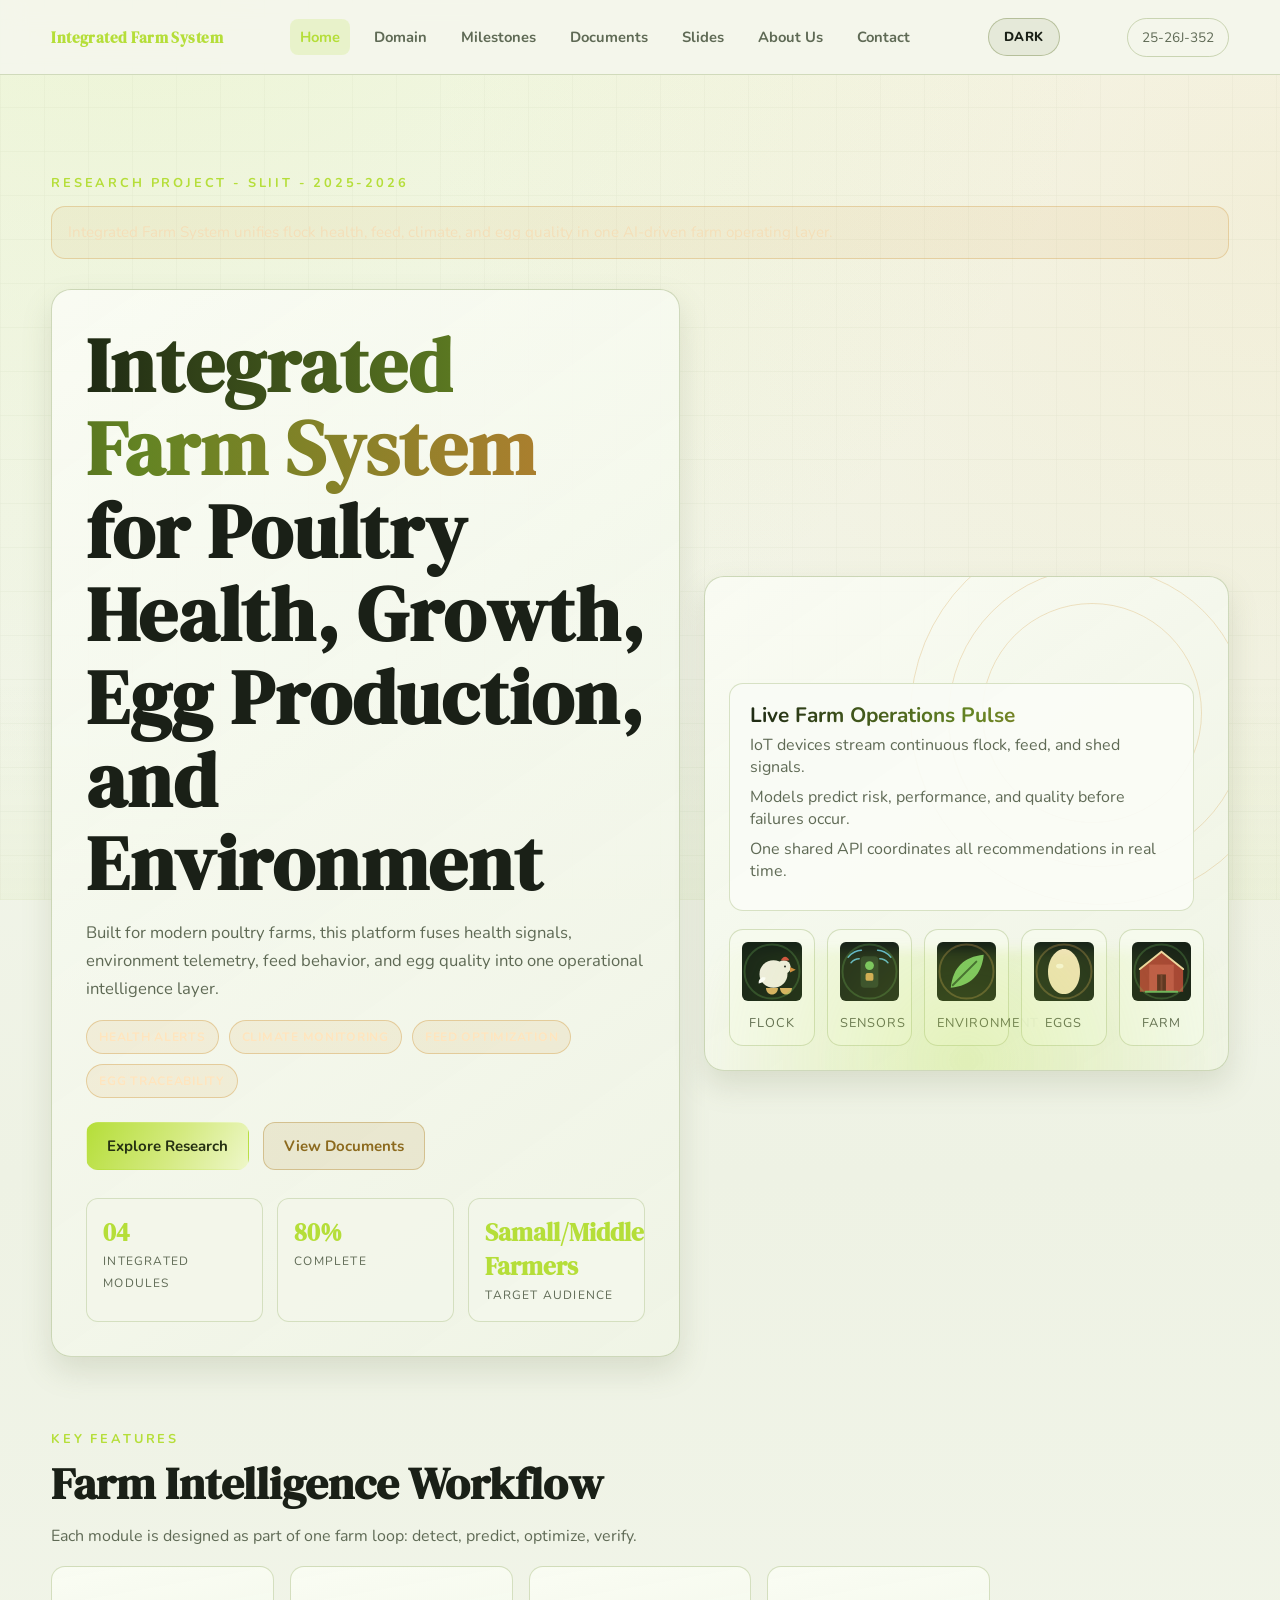
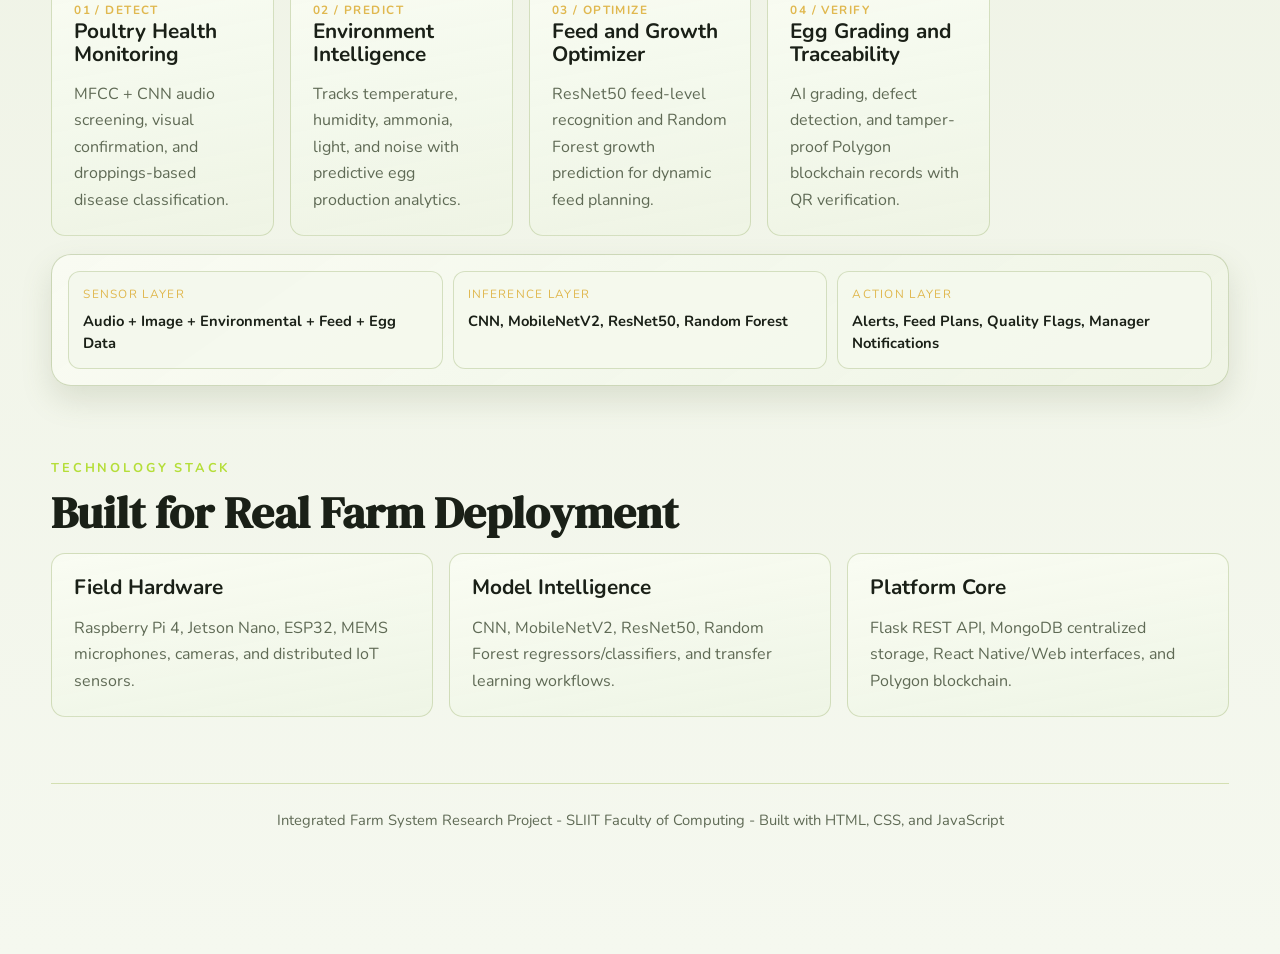
<file: index.html>
<!DOCTYPE html>
<html lang="en">
<head>
    <meta charset="UTF-8">
    <meta name="viewport" content="width=device-width, initial-scale=1.0">
    <title>Integrated Farm System | Home</title>
    <link rel="stylesheet" href="assets/css/styles.css">
</head>
<body>
    <header class="site-header">
        <div class="header-inner">
            <a class="brand" href="index.html">Integrated Farm System</a>
            <button class="nav-toggle" type="button" aria-label="Toggle navigation">Menu</button>
            <nav class="site-nav" aria-label="Main navigation">
                <a href="index.html">Home</a>
                <a href="domain.html">Domain</a>
                <a href="milestones.html">Milestones</a>
                <a href="documents.html">Documents</a>
                <a href="slides.html">Slides</a>
                <a href="about.html">About Us</a>
                <a href="contact.html">Contact</a>
            </nav>
            <span class="project-id">25-26J-352 </span>
        </div>
    </header>

    <main>
        <section class="section reveal">
            <p class="kicker">Research Project - SLIIT - 2025-2026</p>
            <p class="page-banner">Integrated Farm System unifies flock health, feed, climate, and egg quality in one AI-driven farm operating layer.</p>
            <div class="split-hero hero-shell">
                <article class="panel hero-copy">
                    
                    <h1>
                        <span class="gradient-text">Integrated Farm System</span>
                        <br>
                         for Poultry Health, Growth, Egg Production, and Environment
                    </h1>
                    <p class="subtext hero-lead">
                        Built for modern poultry farms, this platform fuses health signals, environment telemetry,
                        feed behavior, and egg quality into one operational intelligence layer.
                    </p>

                    <div class="farm-chip-row">
                        <span class="farm-chip">Health Alerts</span>
                        <span class="farm-chip">Climate Monitoring</span>
                        <span class="farm-chip">Feed Optimization</span>
                        <span class="farm-chip">Egg Traceability</span>
                    </div>

                    <div class="button-row">
                        <a class="btn btn-primary" href="domain.html">Explore Research</a>
                        <a class="btn btn-outline" href="documents.html">View Documents</a>
                    </div>

                    <div class="stat-grid">
                        <div class="stat">
                            <strong>04</strong>
                            <span>Integrated Modules</span>
                        </div>
                        <div class="stat">
                            <strong>80%</strong>
                            <span>Complete</span>
                        </div>
                        <div class="stat">
                            <strong>Samall/Middle Farmers  </strong>
                            <span>Target audience </span>
                        </div>
                    </div>
                </article>

                <aside class="panel hero-visual">
                    <div class="orbit one"></div>
                    <div class="orbit two"></div>
                    <div class="orbit three"></div>
                    <div class="visual-card">
                        <h3 class="gradient-text">Live Farm Operations Pulse</h3>
                        <p>IoT devices stream continuous flock, feed, and shed signals.</p>
                        <p>Models predict risk, performance, and quality before failures occur.</p>
                        <p>One shared API coordinates all recommendations in real time.</p>
                    </div>
                    <div class="asset-grid">
                        <div class="asset-tile">
                            <img src="assets/images/chicken.svg" alt="Chicken monitoring asset">
                            <span>Flock</span>
                        </div>
                        <div class="asset-tile">
                            <img src="assets/images/sensor.svg" alt="Farm sensor asset">
                            <span>Sensors</span>
                        </div>
                        <div class="asset-tile">
                            <img src="assets/images/leaf.svg" alt="Environment asset">
                            <span>Environment</span>
                        </div>
                        <div class="asset-tile">
                            <img src="assets/images/egg.svg" alt="Egg quality asset">
                            <span>Eggs</span>
                        </div>
                        <div class="asset-tile">
                            <img src="assets/images/barn.svg" alt="Farm operations asset">
                            <span>Farm</span>
                        </div>
                    </div>
                </aside>
            </div>
        </section>

        <section class="section reveal">
            <p class="kicker">Key Features</p>
            <h2>Farm Intelligence Workflow</h2>
            <p class="subtext">Each module is designed as part of one farm loop: detect, predict, optimize, verify.</p>
            <div class="grid-5" style="margin-top: 16px;">
                <article class="card">
                    <p class="label">01 / Detect</p>
                    <h3>Poultry Health Monitoring</h3>
                    <p>MFCC + CNN audio screening, visual confirmation, and droppings-based disease classification.</p>
                </article>
                <article class="card">
                    <p class="label">02 / Predict</p>
                    <h3>Environment Intelligence</h3>
                    <p>Tracks temperature, humidity, ammonia, light, and noise with predictive egg production analytics.</p>
                </article>
                <article class="card">
                    <p class="label">03 / Optimize</p>
                    <h3>Feed and Growth Optimizer</h3>
                    <p>ResNet50 feed-level recognition and Random Forest growth prediction for dynamic feed planning.</p>
                </article>
                <article class="card">
                    <p class="label">04 / Verify</p>
                    <h3>Egg Grading and Traceability</h3>
                    <p>AI grading, defect detection, and tamper-proof Polygon blockchain records with QR verification.</p>
                </article>
                
            </div>

            <div class="operation-strip panel reveal">
                <div class="operation-item">
                    <span>Sensor Layer</span>
                    <strong>Audio + Image + Environmental + Feed + Egg Data</strong>
                </div>
                <div class="operation-item">
                    <span>Inference Layer</span>
                    <strong>CNN, MobileNetV2, ResNet50, Random Forest</strong>
                </div>
                <div class="operation-item">
                    <span>Action Layer</span>
                    <strong>Alerts, Feed Plans, Quality Flags, Manager Notifications</strong>
                </div>
            </div>
        </section>

        <section class="section reveal">
            <p class="kicker">Technology Stack</p>
            <h2>Built for Real Farm Deployment</h2>
            <div class="grid-3" style="margin-top: 16px;">
                <article class="card">
                    <h3>Field Hardware</h3>
                    <p>Raspberry Pi 4, Jetson Nano, ESP32, MEMS microphones, cameras, and distributed IoT sensors.</p>
                </article>
                <article class="card">
                    <h3>Model Intelligence</h3>
                    <p>CNN, MobileNetV2, ResNet50, Random Forest regressors/classifiers, and transfer learning workflows.</p>
                </article>
                <article class="card">
                    <h3>Platform Core</h3>
                    <p>Flask REST API, MongoDB centralized storage, React Native/Web interfaces, and Polygon blockchain.</p>
                </article>
            </div>
        </section>

        <footer class="footer">
            Integrated Farm System Research Project - SLIIT Faculty of Computing - Built with HTML, CSS, and JavaScript
        </footer>
    </main>

    <script src="assets/js/main.js"></script>
</body>
</html>
</file>
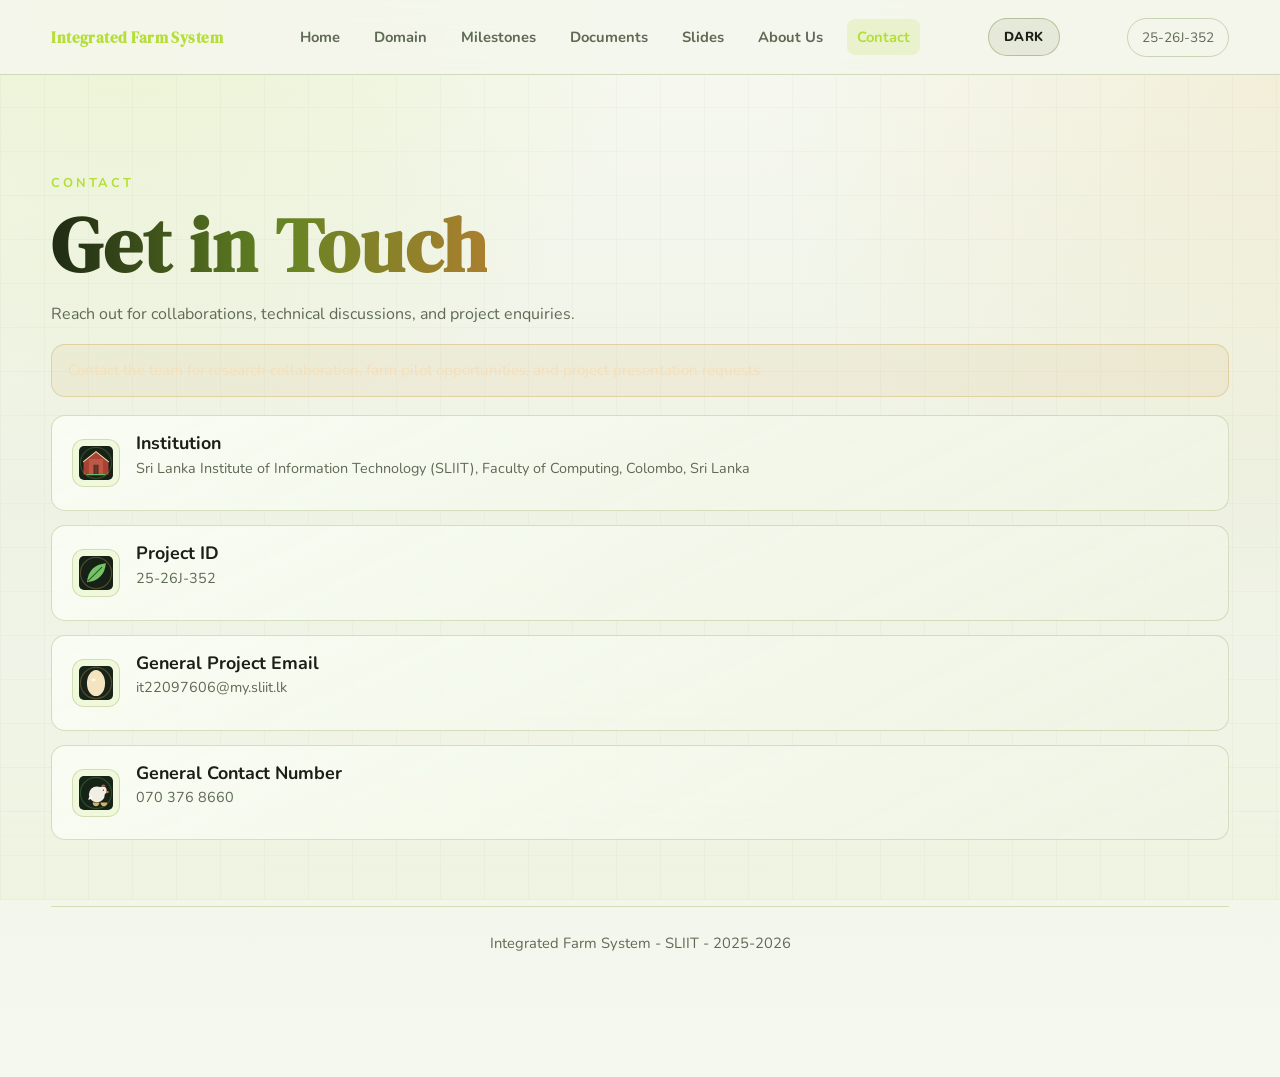
<file: contact.html>
<!DOCTYPE html>
<html lang="en">
<head>
    <meta charset="UTF-8">
    <meta name="viewport" content="width=device-width, initial-scale=1.0">
    <title>Integrated Farm System | Contact</title>
    <link rel="stylesheet" href="assets/css/styles.css">
</head>
<body>
    <header class="site-header">
        <div class="header-inner">
            <a class="brand" href="index.html">Integrated Farm System</a>
            <button class="nav-toggle" type="button" aria-label="Toggle navigation">Menu</button>
            <nav class="site-nav" aria-label="Main navigation">
                <a href="index.html">Home</a>
                <a href="domain.html">Domain</a>
                <a href="milestones.html">Milestones</a>
                <a href="documents.html">Documents</a>
                <a href="slides.html">Slides</a>
                <a href="about.html">About Us</a>
                <a href="contact.html">Contact</a>
            </nav>
            <span class="project-id">25-26J-352 </span>
        </div>
    </header>

    <main>
        <section class="section reveal">
            <p class="kicker">Contact</p>
            <h1><span class="gradient-text">Get in Touch</span></h1>
            <p class="subtext">Reach out for collaborations, technical discussions, and project enquiries.</p>
            <p class="page-banner">Contact the team for research collaboration, farm pilot opportunities, and project presentation requests.</p>

            <div class="list-panel" style="margin-top: 18px;">
                <article class="contact-item reveal">
                    <div><img class="item-icon" src="assets/images/barn.svg" alt="Institution icon"></div>
                    <div>
                        <h4>Institution</h4>
                        <p class="meta">Sri Lanka Institute of Information Technology (SLIIT), Faculty of Computing, Colombo, Sri Lanka</p>
                    </div>
                    <div></div>
                </article>

                <article class="contact-item reveal">
                    <div><img class="item-icon" src="assets/images/leaf.svg" alt="Project ID icon"></div>
                    <div>
                        <h4>Project ID</h4>
                        <p class="meta">25-26J-352</p>
                    </div>
                    <div></div>
                </article>

                <article class="contact-item reveal">
                    <div><img class="item-icon" src="assets/images/egg.svg" alt="Email icon"></div>
                    <div>
                        <h4>General Project Email</h4>
                        <p class="meta"> it22097606@my.sliit.lk</p>
                    </div>
                    <div></div>
                </article>

                <article class="contact-item reveal">
                    <div><img class="item-icon" src="assets/images/chicken.svg" alt="Phone icon"></div>
                    <div>
                        <h4>General Contact Number</h4>
                        <p class="meta">070 376 8660</p>
                    </div>
                    <div></div>
                </article>
            </div>
        </section>


        <footer class="footer">
            Integrated Farm System - SLIIT - 2025-2026
        </footer>
    </main>

    <script src="assets/js/main.js"></script>
</body>
</html>
</file>
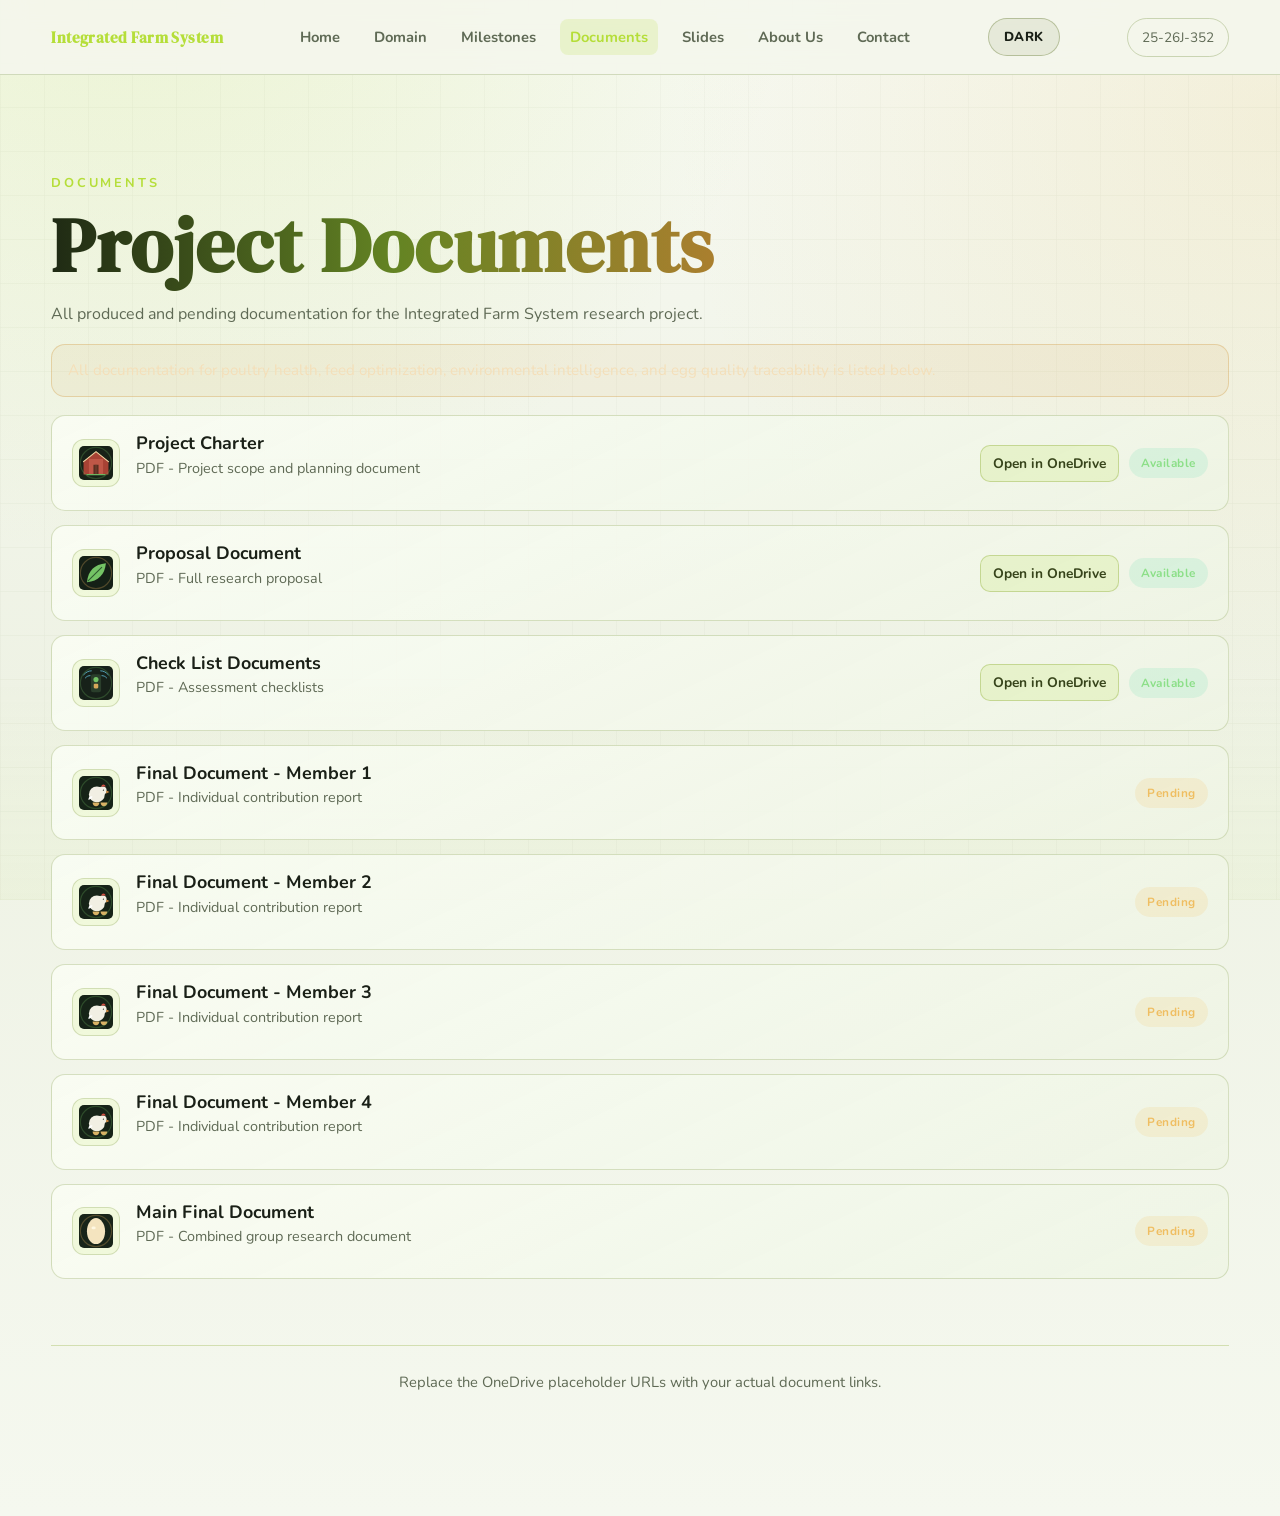
<file: documents.html>
<!DOCTYPE html>
<html lang="en">
<head>
    <meta charset="UTF-8">
    <meta name="viewport" content="width=device-width, initial-scale=1.0">
    <title>Integrated Farm System | Documents</title>
    <link rel="stylesheet" href="assets/css/styles.css">
</head>
<body>
    <header class="site-header">
        <div class="header-inner">
            <a class="brand" href="index.html">Integrated Farm System</a>
            <button class="nav-toggle" type="button" aria-label="Toggle navigation">Menu</button>
            <nav class="site-nav" aria-label="Main navigation">
                <a href="index.html">Home</a>
                <a href="domain.html">Domain</a>
                <a href="milestones.html">Milestones</a>
                <a href="documents.html">Documents</a>
                <a href="slides.html">Slides</a>
                <a href="about.html">About Us</a>
                <a href="contact.html">Contact</a>
            </nav>
            <span class="project-id">25-26J-352 </span>
        </div>
    </header>

    <main>
        <section class="section reveal">
            <p class="kicker">Documents</p>
            <h1><span class="gradient-text">Project Documents</span></h1>
            <p class="subtext">All produced and pending documentation for the Integrated Farm System research project.</p>
            <p class="page-banner">All documentation for poultry health, feed optimization, environmental intelligence, and egg quality traceability is listed below.</p>

            <div class="list-panel" style="margin-top: 18px;">
                <article class="doc-item reveal">
                    <div><img class="item-icon" src="assets/images/barn.svg" alt="Project charter icon"></div>
                    <div>
                        <h4>Project Charter</h4>
                        <p class="meta">PDF - Project scope and planning document</p>
                    </div>
                    <div class="doc-actions">
                        <a class="link-btn" href="https://onedrive.live.com/" target="_blank" rel="noopener noreferrer">Open in OneDrive</a>
                        <span class="badge available">Available</span>
                    </div>
                </article>

                <article class="doc-item reveal">
                    <div><img class="item-icon" src="assets/images/leaf.svg" alt="Proposal document icon"></div>
                    <div>
                        <h4>Proposal Document</h4>
                        <p class="meta">PDF - Full research proposal</p>
                    </div>
                    <div class="doc-actions">
                        <a class="link-btn" href="https://mysliit-my.sharepoint.com/:f:/g/personal/it22097606_my_sliit_lk/IgCg4Io2xuFaRIiYs64HPsW3Abc_MQVKqIKaOp0ObOEBfkg?e=ysiF9A" target="_blank" rel="noopener noreferrer">Open in OneDrive</a>
                        <span class="badge available">Available</span>
                    </div>
                </article>

                <article class="doc-item reveal">
                    <div><img class="item-icon" src="assets/images/sensor.svg" alt="Checklist icon"></div>
                    <div>
                        <h4>Check List Documents</h4>
                        <p class="meta">PDF - Assessment checklists</p>
                    </div>
                    <div class="doc-actions">
                        <a class="link-btn" href="https://onedrive.live.com/" target="_blank" rel="noopener noreferrer">Open in OneDrive</a>
                        <span class="badge available">Available</span>
                    </div>
                </article>

                <article class="doc-item reveal">
                    <div><img class="item-icon" src="assets/images/chicken.svg" alt="Member report icon"></div>
                    <div>
                        <h4>Final Document - Member 1</h4>
                        <p class="meta">PDF - Individual contribution report</p>
                    </div>
                    <div class="doc-actions">
                        <span class="badge pending">Pending</span>
                    </div>
                </article>

                <article class="doc-item reveal">
                    <div><img class="item-icon" src="assets/images/chicken.svg" alt="Member report icon"></div>
                    <div>
                        <h4>Final Document - Member 2</h4>
                        <p class="meta">PDF - Individual contribution report</p>
                    </div>
                    <div class="doc-actions">
                        <span class="badge pending">Pending</span>
                    </div>
                </article>

                <article class="doc-item reveal">
                    <div><img class="item-icon" src="assets/images/chicken.svg" alt="Member report icon"></div>
                    <div>
                        <h4>Final Document - Member 3</h4>
                        <p class="meta">PDF - Individual contribution report</p>
                    </div>
                    <div class="doc-actions">
                        <span class="badge pending">Pending</span>
                    </div>
                </article>

                <article class="doc-item reveal">
                    <div><img class="item-icon" src="assets/images/chicken.svg" alt="Member report icon"></div>
                    <div>
                        <h4>Final Document - Member 4</h4>
                        <p class="meta">PDF - Individual contribution report</p>
                    </div>
                    <div class="doc-actions">
                        <span class="badge pending">Pending</span>
                    </div>
                </article>

                <article class="doc-item reveal">
                    <div><img class="item-icon" src="assets/images/egg.svg" alt="Main final document icon"></div>
                    <div>
                        <h4>Main Final Document</h4>
                        <p class="meta">PDF - Combined group research document</p>
                    </div>
                    <div class="doc-actions">
                        <span class="badge pending">Pending</span>
                    </div>
                </article>
            </div>
        </section>

        <footer class="footer">
            Replace the OneDrive placeholder URLs with your actual document links.
        </footer>
    </main>

    <script src="assets/js/main.js"></script>
</body>
</html>
</file>
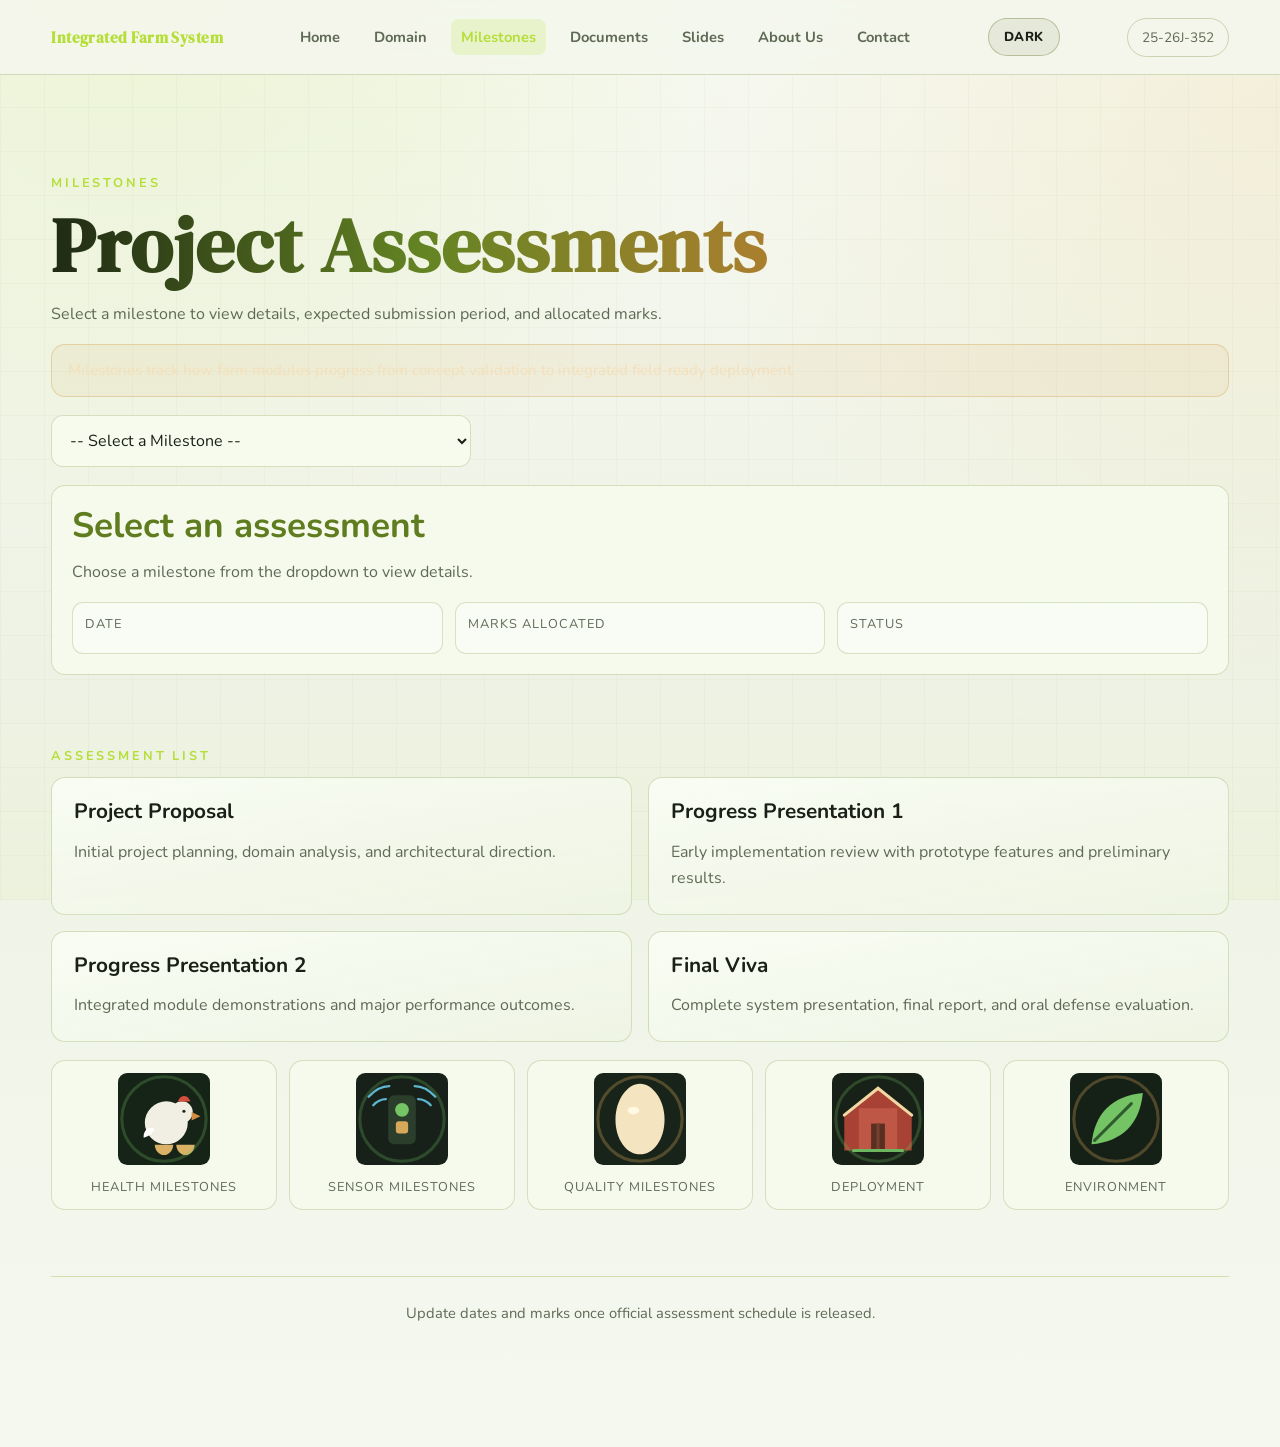
<file: milestones.html>
<!DOCTYPE html>
<html lang="en">
<head>
    <meta charset="UTF-8">
    <meta name="viewport" content="width=device-width, initial-scale=1.0">
    <title>Integrated Farm System | Milestones</title>
    <link rel="stylesheet" href="assets/css/styles.css">
</head>
<body>
    <header class="site-header">
        <div class="header-inner">
            <a class="brand" href="index.html">Integrated Farm System</a>
            <button class="nav-toggle" type="button" aria-label="Toggle navigation">Menu</button>
            <nav class="site-nav" aria-label="Main navigation">
                <a href="index.html">Home</a>
                <a href="domain.html">Domain</a>
                <a href="milestones.html">Milestones</a>
                <a href="documents.html">Documents</a>
                <a href="slides.html">Slides</a>
                <a href="about.html">About Us</a>
                <a href="contact.html">Contact</a>
            </nav>
            <span class="project-id">25-26J-352 </span>
        </div>
    </header>

    <main>
        <section class="section reveal">
            <p class="kicker">Milestones</p>
            <h1><span class="gradient-text">Project Assessments</span></h1>
            <p class="subtext">Select a milestone to view details, expected submission period, and allocated marks.</p>
            <p class="page-banner">Milestones track how farm modules progress from concept validation to integrated field-ready deployment.</p>

            <div class="select-wrap" style="margin-top: 18px;">
                <select id="milestoneSelect" aria-label="Select milestone">
                    <option value="">-- Select a Milestone --</option>
                    <option value="proposal">Project Proposal</option>
                    <option value="pp1">Progress Presentation 1</option>
                    <option value="pp2">Progress Presentation 2</option>
                    <option value="viva">Final Viva</option>
                </select>
            </div>

            <article class="details-box" style="margin-top: 18px;">
                <h3 id="milestoneName">Select an assessment</h3>
                <p id="milestoneDesc" class="subtext">Choose a milestone from the dropdown to view details.</p>
                <div class="details-row">
                    <div class="details-cell">
                        <span>Date</span>
                        <strong id="milestoneDate"></strong>
                    </div>
                    <div class="details-cell">
                        <span>Marks Allocated</span>
                        <strong id="milestoneMarks"></strong>
                    </div>
                    <div class="details-cell">
                        <span>Status</span>
                        <strong id="milestoneStatus"></strong>
                    </div>
                </div>
            </article>
        </section>

        <section class="section reveal">
            <p class="kicker">Assessment List</p>
            <div class="grid-2" style="margin-top: 12px;">
                <article class="card">
                    <h3>Project Proposal</h3>
                    <p>Initial project planning, domain analysis, and architectural direction.</p>
                </article>
                <article class="card">
                    <h3>Progress Presentation 1</h3>
                    <p>Early implementation review with prototype features and preliminary results.</p>
                </article>
                <article class="card">
                    <h3>Progress Presentation 2</h3>
                    <p>Integrated module demonstrations and major performance outcomes.</p>
                </article>
                <article class="card">
                    <h3>Final Viva</h3>
                    <p>Complete system presentation, final report, and oral defense evaluation.</p>
                </article>
            </div>

            <div class="asset-grid">
                <div class="asset-tile">
                    <img src="assets/images/chicken.svg" alt="Health milestone asset">
                    <span>Health Milestones</span>
                </div>
                <div class="asset-tile">
                    <img src="assets/images/sensor.svg" alt="Sensor milestone asset">
                    <span>Sensor Milestones</span>
                </div>
                <div class="asset-tile">
                    <img src="assets/images/egg.svg" alt="Egg milestone asset">
                    <span>Quality Milestones</span>
                </div>
                <div class="asset-tile">
                    <img src="assets/images/barn.svg" alt="Deployment milestone asset">
                    <span>Deployment</span>
                </div>
                <div class="asset-tile">
                    <img src="assets/images/leaf.svg" alt="Environment milestone asset">
                    <span>Environment</span>
                </div>
            </div>
        </section>

        <footer class="footer">
            Update dates and marks once official assessment schedule is released.
        </footer>
    </main>

    <script src="assets/js/main.js"></script>
</body>
</html>
</file>
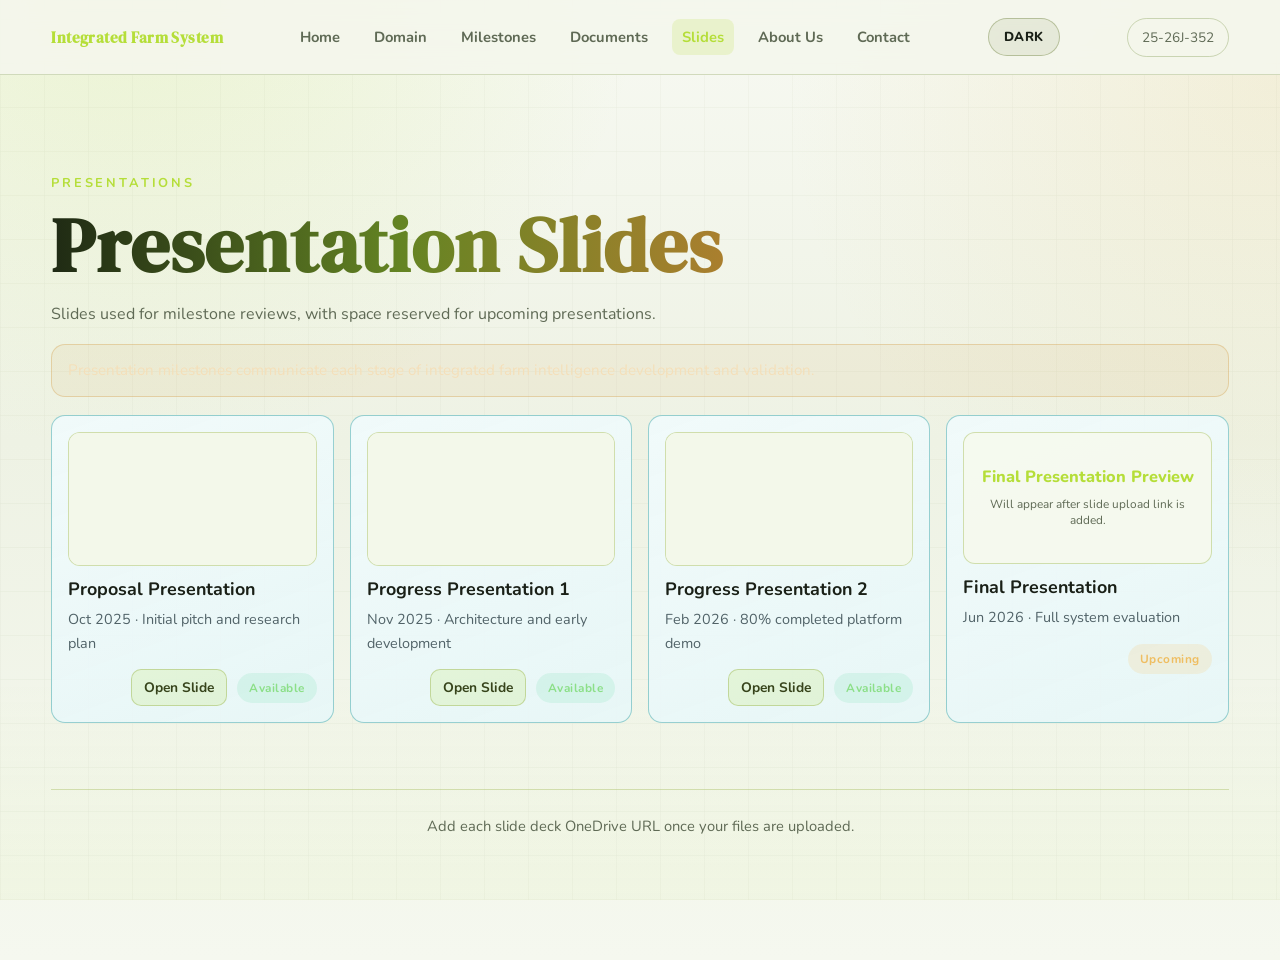
<file: slides.html>
<!DOCTYPE html>
<html lang="en">
<head>
    <meta charset="UTF-8">
    <meta name="viewport" content="width=device-width, initial-scale=1.0">
    <title>Integrated Farm System | Slides</title>
    <link rel="stylesheet" href="assets/css/styles.css">
</head>
<body>
    <header class="site-header">
        <div class="header-inner">
            <a class="brand" href="index.html">Integrated Farm System</a>
            <button class="nav-toggle" type="button" aria-label="Toggle navigation">Menu</button>
            <nav class="site-nav" aria-label="Main navigation">
                <a href="index.html">Home</a>
                <a href="domain.html">Domain</a>
                <a href="milestones.html">Milestones</a>
                <a href="documents.html">Documents</a>
                <a href="slides.html">Slides</a>
                <a href="about.html">About Us</a>
                <a href="contact.html">Contact</a>
            </nav>
            <span class="project-id">25-26J-352 </span>
        </div>
    </header>

    <main>
        <section class="section reveal">
            <p class="kicker">Presentations</p>
            <h1><span class="gradient-text">Presentation Slides</span></h1>
            <p class="subtext">Slides used for milestone reviews, with space reserved for upcoming presentations.</p>
            <p class="page-banner">Presentation milestones communicate each stage of integrated farm intelligence development and validation.</p>

            <div class="slide-card-grid" style="margin-top: 18px;">
                <article class="card slide-card reveal">
                    <div class="slide-preview">
                        <iframe
                            class="slide-embed"
                            title="Proposal Presentation Preview"
                            loading="lazy"
                            referrerpolicy="no-referrer"
                            data-src="https://mysliit-my.sharepoint.com/:p:/g/personal/it22097606_my_sliit_lk/IQC3VkExyTGdSbEfaLIslhBnAVLYfM5hwpI0_d15fBrl6Dw?e=bVVyGJ"
                            src="about:blank"></iframe>
                    </div>
                    <h4>Proposal Presentation</h4>
                    <p class="meta">Oct 2025 · Initial pitch and research plan</p>
                    <div class="doc-actions slide-actions">
                        <a class="link-btn" href="https://mysliit-my.sharepoint.com/:p:/g/personal/it22097606_my_sliit_lk/IQC3VkExyTGdSbEfaLIslhBnAVLYfM5hwpI0_d15fBrl6Dw?e=bVVyGJ" target="_blank" rel="noopener noreferrer">Open Slide</a>
                        <span class="badge available">Available</span>
                    </div>
                </article>

                <article class="card slide-card reveal">
                    <div class="slide-preview">
                        <iframe
                            class="slide-embed"
                            title="Progress Presentation 1 Preview"
                            loading="lazy"
                            referrerpolicy="no-referrer"
                            data-src="https://mysliit-my.sharepoint.com/:p:/g/personal/it22097606_my_sliit_lk/IQDYbq0PBG1dT62MdvJ-ThnBAf5L77IyALXCQQpTM3pKo8o?e=zZrjuV"
                            src="https://mysliit-my.sharepoint.com/personal/it22097606_my_sliit_lk/_layouts/15/download.aspx?share=IQAFWhr1GeQTRqygKTM_ekpJAe0uDhNVNe6NAyG8J6Yk-8s"></iframe>
                    </div>
                    <h4>Progress Presentation 1</h4>
                    <p class="meta">Nov 2025 · Architecture and early development</p>
                    <div class="doc-actions slide-actions">
                        <a class="link-btn" href="https://mysliit-my.sharepoint.com/:p:/g/personal/it22097606_my_sliit_lk/IQDYbq0PBG1dT62MdvJ-ThnBAf5L77IyALXCQQpTM3pKo8o?e=zZrjuV" target="_blank" rel="noopener noreferrer">Open Slide</a>
                        <span class="badge available">Available</span>
                    </div>
                </article>

                <article class="card slide-card reveal">
                    <div class="slide-preview">
                        <iframe
                            class="slide-embed"
                            title="Progress Presentation 2 Preview"
                            loading="lazy"
                            referrerpolicy="no-referrer"
                            data-src="https://mysliit-my.sharepoint.com/:p:/g/personal/it22097606_my_sliit_lk/IQBzkCk9TA2dTat2CpC1kd6QAYL6XF_CAxyveUBuSHISPxw?e=NzfkNu"
                            src="https://mysliit-my.sharepoint.com/personal/it22097606_my_sliit_lk/_layouts/15/download.aspx?share=IQAFWhr1GeQTRqygKTM_ekpJAe0uDhNVNe6NAyG8J6Yk-8s"></iframe>
                    </div>
                    <h4>Progress Presentation 2</h4>
                    <p class="meta">Feb 2026 · 80% completed platform demo</p>
                    <div class="doc-actions slide-actions">
                        <a class="link-btn" href="https://mysliit-my.sharepoint.com/:p:/g/personal/it22097606_my_sliit_lk/IQBzkCk9TA2dTat2CpC1kd6QAYL6XF_CAxyveUBuSHISPxw?e=NzfkNu" target="_blank" rel="noopener noreferrer">Open Slide</a>
                        <span class="badge available">Available</span>
                    </div>
                </article>

                <article class="card slide-card reveal">
                    <div class="slide-preview slide-preview-empty" aria-hidden="true">
                        <div class="slide-preview-title">Final Presentation Preview</div>
                        <div class="slide-preview-subtitle">Will appear after slide upload link is added.</div>
                    </div>
                    <h4>Final Presentation</h4>
                    <p class="meta">Jun 2026 · Full system evaluation</p>
                    <div class="doc-actions slide-actions">
                        <span class="badge pending">Upcoming</span>
                    </div>
                </article>
            </div>
        </section>

        <footer class="footer">
            Add each slide deck OneDrive URL once your files are uploaded.
        </footer>
    </main>

    <script src="assets/js/main.js"></script>
</body>
</html>
</file>
<file: assets/css/styles.css>
﻿@import url('https://fonts.googleapis.com/css2?family=Nunito:wght@400;500;600;700;800&family=DM+Serif+Display:ital@0;1&display=swap');

:root {
    --bg: #070807;
    --bg-soft: #101210;
    --surface: rgba(19, 22, 19, 0.84);
    --surface-strong: #141815;
    --line: #2a2f29;
    --line-bright: #b5de39;
    --text: #f4f6ee;
    --muted: #a8ad9f;
    --accent: #b5de39;
    --accent-2: #e0b84f;
    --warn: #efbe62;
    --danger: #f17b72;
    --ok: #8cdf88;
    --radius: 20px;
    --shadow: 0 22px 42px rgba(0, 0, 0, 0.58);
}

* {
    box-sizing: border-box;
}

html,
body {
    margin: 0;
    padding: 0;
}

body {
    font-family: 'Nunito', sans-serif;
    color: var(--text);
    background:
        radial-gradient(circle at 10% -8%, rgba(181, 222, 57, 0.14), transparent 34%),
        radial-gradient(circle at 100% 8%, rgba(224, 184, 79, 0.12), transparent 32%),
        linear-gradient(180deg, #050605 0%, #0b0d0b 46%, #060706 100%);
    min-height: 100vh;
}

body::before {
    content: '';
    position: fixed;
    inset: 0;
    z-index: -1;
    background-image:
        repeating-linear-gradient(0deg, rgba(74, 81, 68, 0.22) 0, rgba(74, 81, 68, 0.22) 1px, transparent 1px, transparent 44px),
        repeating-linear-gradient(90deg, rgba(74, 81, 68, 0.2) 0, rgba(74, 81, 68, 0.2) 1px, transparent 1px, transparent 44px);
    background-size: 100% 100%;
    opacity: 0.35;
}

body::after {
    content: '';
    position: fixed;
    inset: auto 0 0;
    height: 220px;
    z-index: -1;
    background: linear-gradient(180deg, transparent 0%, rgba(181, 222, 57, 0.08) 100%);
    pointer-events: none;
}

body.light-mode {
    --text: #1a2017;
    --muted: #5f6a55;
    --line: #cfd8bf;
}

body.light-mode {
    background:
        radial-gradient(circle at 10% -8%, rgba(181, 222, 57, 0.18), transparent 34%),
        radial-gradient(circle at 100% 8%, rgba(224, 184, 79, 0.14), transparent 32%),
        linear-gradient(180deg, #f7f9f2 0%, #eef2e4 46%, #f5f8ef 100%);
}

body.light-mode::before {
    background-image:
        repeating-linear-gradient(0deg, rgba(155, 170, 130, 0.25) 0, rgba(155, 170, 130, 0.25) 1px, transparent 1px, transparent 44px),
        repeating-linear-gradient(90deg, rgba(155, 170, 130, 0.22) 0, rgba(155, 170, 130, 0.22) 1px, transparent 1px, transparent 44px);
    opacity: 0.24;
}

body.light-mode::after {
    background: linear-gradient(180deg, transparent 0%, rgba(181, 222, 57, 0.06) 100%);
}

a {
    color: inherit;
    text-decoration: none;
}

img {
    max-width: 100%;
    display: block;
}

.site-header {
    position: sticky;
    top: 0;
    z-index: 50;
    backdrop-filter: blur(12px);
    background: rgba(8, 10, 8, 0.9);
    border-bottom: 1px solid rgba(181, 222, 57, 0.22);
}

.header-inner {
    width: min(1200px, 92%);
    margin: 0 auto;
    min-height: 74px;
    display: flex;
    align-items: center;
    justify-content: space-between;
    gap: 24px;
}

.brand {
    font-family: 'DM Serif Display', serif;
    font-weight: 700;
    letter-spacing: 0.03em;
    font-size: 0.95rem;
    color: var(--accent);
    text-transform: none;
}

.nav-toggle {
    display: none;
    border: 1px solid var(--line);
    background: transparent;
    color: var(--text);
    border-radius: 10px;
    width: 62px;
    height: 42px;
    font-size: 0.78rem;
    font-weight: 700;
    letter-spacing: 0.04em;
    text-transform: uppercase;
}

.site-nav {
    display: flex;
    align-items: center;
    gap: 14px;
}

.site-nav a {
    color: var(--muted);
    font-size: 0.92rem;
    font-weight: 700;
    padding: 8px 10px;
    border-radius: 8px;
    transition: 0.25s ease;
}

.site-nav a:hover,
.site-nav a.active {
    color: var(--accent);
    background: rgba(181, 222, 57, 0.14);
}

.project-id {
    border: 1px solid rgba(181, 222, 57, 0.26);
    padding: 9px 14px;
    border-radius: 999px;
    font-size: 0.85rem;
    color: var(--muted);
}

.theme-toggle {
    border: 1px solid rgba(181, 222, 57, 0.4);
    background: rgba(181, 222, 57, 0.12);
    color: var(--text);
    border-radius: 999px;
    min-width: 72px;
    height: 38px;
    padding: 0 14px;
    font: inherit;
    font-size: 0.82rem;
    font-weight: 800;
    letter-spacing: 0.04em;
    text-transform: uppercase;
    cursor: pointer;
    transition: 0.25s ease;
}

.theme-toggle:hover {
    background: rgba(181, 222, 57, 0.2);
}

body.light-mode .theme-toggle {
    border-color: rgba(124, 142, 82, 0.46);
    background: rgba(124, 142, 82, 0.12);
}

body.light-mode .theme-toggle:hover {
    background: rgba(124, 142, 82, 0.2);
}

body.light-mode .site-header {
    background: rgba(244, 247, 237, 0.9);
    border-bottom: 1px solid rgba(140, 164, 98, 0.35);
}

body.light-mode .site-nav a:hover,
body.light-mode .site-nav a.active {
    background: rgba(181, 222, 57, 0.18);
}

body.light-mode .project-id {
    border-color: rgba(140, 164, 98, 0.42);
}

main {
    width: min(1200px, 92%);
    margin: 0 auto;
    padding: 36px 0 84px;
}

.section {
    margin-top: 40px;
    padding: 10px 0;
}

.kicker {
    color: var(--accent);
    text-transform: uppercase;
    font-size: 0.8rem;
    letter-spacing: 0.22em;
    font-weight: 700;
    margin-bottom: 12px;
}

h1,
h2,
h3,
h4 {
    margin: 0;
    line-height: 1.08;
}

h1 {
    font-family: 'DM Serif Display', serif;
    font-size: clamp(2.2rem, 6vw, 4.8rem);
    letter-spacing: 0.01em;
}

h2 {
    font-family: 'DM Serif Display', serif;
    font-size: clamp(1.7rem, 4vw, 2.8rem);
}

h3 {
    font-size: 1.3rem;
}

.gradient-text {
    background: linear-gradient(90deg, #f8fff0, #bbf3a6 46%, #d7a75a 100%);
    -webkit-background-clip: text;
    background-clip: text;
    color: transparent;
}

body.light-mode .gradient-text {
    background: linear-gradient(90deg, #1f2a14, #648423 52%, #aa7f2e 100%);
    -webkit-background-clip: text;
    background-clip: text;
}

.subtext {
    color: var(--muted);
    max-width: 780px;
    line-height: 1.7;
    margin-top: 14px;
}

.page-banner {
    margin-top: 14px;
    padding: 14px 16px;
    border: 1px solid rgba(215, 167, 90, 0.4);
    border-radius: 14px;
    background: rgba(215, 167, 90, 0.1);
    color: #f4dfb9;
    font-size: 0.95rem;
    line-height: 1.55;
}

.split-hero {
    display: grid;
    grid-template-columns: 1.2fr 1fr;
    gap: 24px;
    align-items: center;
    margin-top: 30px;
}

.hero-lead {
    font-size: 1.04rem;
    max-width: 66ch;
}

.panel {
    background: linear-gradient(145deg, rgba(20, 24, 20, 0.95), rgba(15, 18, 15, 0.85));
    border: 1px solid rgba(49, 56, 46, 0.72);
    border-radius: var(--radius);
    box-shadow: var(--shadow);
}

body.light-mode .panel {
    background: linear-gradient(145deg, rgba(249, 251, 243, 0.95), rgba(239, 244, 229, 0.9));
    border-color: rgba(156, 176, 121, 0.45);
    box-shadow: 0 14px 30px rgba(112, 122, 85, 0.18);
}

.hero-copy {
    padding: clamp(24px, 3vw, 34px);
}

.hero-badge {
    display: inline-flex;
    gap: 8px;
    align-items: center;
    border: 1px solid rgba(181, 222, 57, 0.4);
    border-radius: 999px;
    color: var(--accent);
    font-size: 0.8rem;
    font-weight: 700;
    padding: 8px 14px;
    margin-bottom: 20px;
}

.farm-chip-row {
    margin-top: 16px;
    display: flex;
    flex-wrap: wrap;
    gap: 10px;
}

.farm-chip {
    border: 1px solid rgba(215, 167, 90, 0.48);
    background: rgba(215, 167, 90, 0.14);
    color: #ffe5be;
    padding: 8px 12px;
    border-radius: 999px;
    font-size: 0.76rem;
    letter-spacing: 0.06em;
    text-transform: uppercase;
    font-weight: 700;
}

.button-row {
    display: flex;
    flex-wrap: wrap;
    gap: 14px;
    margin-top: 24px;
}

.btn {
    border-radius: 12px;
    padding: 13px 20px;
    font-weight: 700;
    font-size: 0.94rem;
    border: 1px solid transparent;
    transition: 0.25s ease;
    display: inline-flex;
    align-items: center;
    justify-content: center;
}

.btn-primary {
    color: #111406;
    background: linear-gradient(120deg, var(--accent), #cde86f 54%, #edf6bf 100%);
}

body.light-mode .btn-primary {
    color: #253012;
    background: linear-gradient(120deg, #b5de39, #d4ea80 54%, #eef7c9 100%);
}

.btn-primary:hover {
    transform: translateY(-2px);
    box-shadow: 0 12px 28px rgba(181, 222, 57, 0.28);
}

.btn-outline {
    color: var(--accent-2);
    border-color: rgba(215, 167, 90, 0.4);
    background: rgba(215, 167, 90, 0.12);
}

.btn-outline:hover {
    border-color: rgba(215, 167, 90, 0.72);
    background: rgba(215, 167, 90, 0.2);
}

body.light-mode .btn-outline {
    color: #8c6a1e;
    border-color: rgba(180, 141, 57, 0.44);
    background: rgba(180, 141, 57, 0.14);
}

.stat-grid {
    display: grid;
    grid-template-columns: repeat(3, minmax(0, 1fr));
    gap: 14px;
    margin-top: 28px;
}

.stat {
    padding: 16px;
    border: 1px solid var(--line);
    border-radius: 12px;
    background: rgba(19, 22, 19, 0.88);
}

body.light-mode .stat {
    background: rgba(243, 247, 235, 0.92);
    border-color: rgba(170, 190, 132, 0.42);
}

.stat strong {
    display: block;
    font-family: 'DM Serif Display', serif;
    color: var(--accent);
    font-size: 1.55rem;
}

.stat span {
    color: var(--muted);
    text-transform: uppercase;
    font-size: 0.75rem;
    letter-spacing: 0.1em;
}

.hero-visual {
    min-height: 380px;
    padding: 24px;
    position: relative;
    overflow: hidden;
}

.hero-visual::after {
    content: '';
    position: absolute;
    inset: auto -20% -100px;
    height: 220px;
    background: radial-gradient(circle, rgba(181, 222, 57, 0.28), transparent 72%);
    filter: blur(6px);
}

.orbit {
    position: absolute;
    border: 1px solid rgba(215, 167, 90, 0.32);
    border-radius: 999px;
    animation: spin 20s linear infinite;
}

.orbit.one {
    width: 220px;
    height: 220px;
    top: 26px;
    right: 26px;
}

.orbit.two {
    width: 300px;
    height: 300px;
    top: -10px;
    right: -20px;
    animation-duration: 28s;
    animation-direction: reverse;
}

.orbit.three {
    width: 380px;
    height: 380px;
    top: -52px;
    right: -62px;
    animation-duration: 35s;
}

.visual-card {
    position: relative;
    z-index: 1;
    margin-top: 82px;
    margin-right: 10px;
    background: rgba(17, 20, 17, 0.92);
    border: 1px solid var(--line);
    border-radius: 14px;
    padding: 20px;
}

body.light-mode .visual-card {
    background: rgba(250, 252, 246, 0.95);
    border-color: rgba(172, 192, 135, 0.46);
}

.visual-card p {
    margin: 8px 0;
    color: var(--muted);
}

.asset-grid {
    margin-top: 18px;
    display: grid;
    grid-template-columns: repeat(5, minmax(0, 1fr));
    gap: 12px;
}

.asset-tile {
    padding: 12px;
    border-radius: 14px;
    border: 1px solid rgba(181, 222, 57, 0.34);
    background: rgba(18, 22, 18, 0.9);
    text-align: center;
}

body.light-mode .asset-tile {
    background: rgba(246, 250, 238, 0.95);
    border-color: rgba(168, 188, 128, 0.45);
}

.asset-tile img {
    width: 100%;
    max-width: 92px;
    margin: 0 auto 10px;
}

.asset-tile span {
    font-size: 0.8rem;
    text-transform: uppercase;
    letter-spacing: 0.08em;
    color: var(--muted);
}

.grid-2,
.grid-3,
.grid-4,
.grid-5,
.pillar-grid {
    display: grid;
    gap: 16px;
}

.grid-2 {
    grid-template-columns: repeat(2, minmax(0, 1fr));
}

.grid-3 {
    grid-template-columns: repeat(3, minmax(0, 1fr));
}

.grid-4 {
    grid-template-columns: repeat(4, minmax(0, 1fr));
}

.grid-5 {
    grid-template-columns: repeat(5, minmax(0, 1fr));
}

.pillar-grid {
    grid-template-columns: repeat(2, minmax(0, 1fr));
}

.card {
    padding: 22px;
    border-radius: 14px;
    border: 1px solid var(--line);
    background: linear-gradient(170deg, rgba(22, 27, 22, 0.92), rgba(15, 18, 15, 0.88));
    transition: 0.25s ease;
}

body.light-mode .card {
    background: linear-gradient(170deg, rgba(249, 252, 243, 0.95), rgba(238, 244, 228, 0.9));
    border-color: rgba(168, 188, 128, 0.45);
}

body.light-mode .card:hover {
    border-color: rgba(160, 186, 90, 0.72);
    box-shadow: 0 12px 24px rgba(122, 135, 88, 0.2);
}

.card:hover {
    border-color: rgba(181, 222, 57, 0.58);
    transform: translateY(-4px);
    box-shadow: 0 14px 28px rgba(8, 10, 20, 0.45);
}

.card .label {
    color: var(--accent-2);
    text-transform: uppercase;
    font-size: 0.74rem;
    letter-spacing: 0.12em;
    font-weight: 700;
}

.card p {
    color: var(--muted);
    line-height: 1.65;
    margin-bottom: 0;
}

.team-card {
    display: flex;
    flex-direction: column;
    align-items: center;
    text-align: center;
    gap: 8px;
    padding: 26px 18px 24px;
    max-width: none;
    margin: 0;
    border-radius: 18px;
    border-color: rgba(24, 180, 190, 0.45);
    background: linear-gradient(180deg, rgba(5, 18, 28, 0.92), rgba(4, 13, 20, 0.9));
}

.team-grid {
    grid-template-columns: repeat(4, minmax(210px, 1fr));
    justify-content: stretch;
    gap: 24px;
}

.team-photo-frame {
    width: 124px;
    height: 124px;
    border-radius: 999px;
    margin: 0 0 14px;
    overflow: hidden;
    border: 2px solid rgba(100, 225, 215, 0.62);
    background: rgba(8, 19, 27, 0.8);
    box-shadow: 0 0 0 3px rgba(8, 19, 27, 0.95);
}

body.light-mode .team-photo-frame {
    border-color: rgba(43, 155, 158, 0.6);
    background: rgba(229, 244, 245, 0.88);
    box-shadow: 0 0 0 3px rgba(236, 247, 248, 0.95);
}

.team-photo {
    width: 100%;
    height: 100%;
    object-fit: cover;
    object-position: center;
}

.team-card h3 {
    margin-top: 0;
    font-size: 1.02rem;
    line-height: 1.35;
    letter-spacing: 0.02em;
    text-transform: uppercase;
}

.team-card p {
    font-size: 0.88rem;
    line-height: 1.55;
    margin-top: 0;
    margin-bottom: 0;
}

.team-card:hover {
    transform: translateY(-2px);
    border-color: rgba(100, 225, 215, 0.72);
    box-shadow: 0 12px 24px rgba(2, 10, 16, 0.45);
}

.team-card p:nth-of-type(1) {
    color: #34f0cb;
    font-family: 'Courier New', monospace;
    letter-spacing: 0.03em;
}

.team-card p:nth-of-type(2),
.team-card p:nth-of-type(2) a {
    color: #8fa2aa;
    word-break: break-word;
}

body.light-mode .team-card {
    border-color: rgba(43, 155, 158, 0.48);
    background: linear-gradient(180deg, rgba(240, 250, 251, 0.96), rgba(231, 246, 247, 0.92));
}

body.light-mode .team-card p:nth-of-type(1) {
    color: #0d8d82;
}

body.light-mode .team-card p:nth-of-type(2),
body.light-mode .team-card p:nth-of-type(2) a {
    color: #5a6b70;
}

@media (max-width: 1280px) {
    .team-grid {
        grid-template-columns: repeat(2, minmax(240px, 1fr));
        gap: 20px;
    }
}

.operation-strip {
    margin-top: 18px;
    padding: 16px;
    display: grid;
    gap: 10px;
    grid-template-columns: repeat(3, minmax(0, 1fr));
}

.operation-item {
    border: 1px solid rgba(181, 222, 57, 0.3);
    border-radius: 12px;
    padding: 14px;
    background: rgba(17, 20, 17, 0.86);
}

body.light-mode .operation-item {
    background: rgba(245, 249, 237, 0.94);
    border-color: rgba(168, 188, 128, 0.42);
}

.operation-item span {
    font-size: 0.74rem;
    text-transform: uppercase;
    letter-spacing: 0.11em;
    color: var(--accent-2);
    display: block;
}

.operation-item strong {
    margin-top: 8px;
    display: block;
    font-size: 0.92rem;
    line-height: 1.5;
}

.domain-hero {
    display: grid;
    grid-template-columns: 1.4fr 1fr;
    gap: 16px;
    align-items: stretch;
}

.domain-hero-note {
    padding: 18px;
}

.domain-hero-note h3 {
    font-size: 1.1rem;
    margin-bottom: 4px;
}

.domain-grid .card {
    min-height: 250px;
}

.list-panel {
    margin-top: 16px;
    display: grid;
    gap: 14px;
}

.slide-card-grid {
    margin-top: 18px;
    display: grid;
    gap: 16px;
    grid-template-columns: repeat(4, minmax(0, 1fr));
}

.slide-card {
    padding: 16px;
    border-color: rgba(23, 156, 157, 0.5);
    background: linear-gradient(160deg, rgba(8, 25, 35, 0.92), rgba(6, 17, 24, 0.9));
}

.slide-card h4 {
    margin: 0;
    font-size: 1.12rem;
}

.slide-card .meta {
    margin: 8px 0 0;
    font-size: 0.9rem;
}

.slide-actions {
    margin-top: 14px;
    justify-content: flex-start;
}

.slide-preview {
    width: 100%;
    min-height: 132px;
    border-radius: 12px;
    margin-bottom: 14px;
    border: 1px solid rgba(181, 222, 57, 0.3);
    overflow: hidden;
    background: rgba(12, 18, 12, 0.86);
}

.slide-preview-title {
    font-weight: 800;
    font-size: 1.02rem;
    line-height: 1.2;
}

.slide-preview-subtitle {
    font-size: 0.74rem;
    color: var(--muted);
    max-width: 28ch;
    line-height: 1.4;
}

.slide-embed {
    width: 100%;
    height: 132px;
    border: 0;
    display: block;
    background: #0b0f0b;
}

.slide-preview-empty {
    display: grid;
    align-content: center;
    justify-items: center;
    text-align: center;
    gap: 8px;
    padding: 12px;
    background: linear-gradient(180deg, rgba(19, 28, 19, 0.95), rgba(13, 20, 13, 0.9));
}

.slide-preview-empty .slide-preview-title {
    color: var(--accent);
}

body.light-mode .slide-card {
    border-color: rgba(43, 155, 158, 0.45);
    background: linear-gradient(160deg, rgba(240, 250, 251, 0.96), rgba(231, 246, 247, 0.92));
}

body.light-mode .slide-preview {
    border-color: rgba(153, 179, 74, 0.4);
    background: rgba(246, 250, 239, 0.95);
}

body.light-mode .slide-embed {
    background: #f3f8ea;
}

body.light-mode .slide-card .meta {
    color: #516368;
}

.doc-item,
.slide-item,
.contact-item {
    display: grid;
    grid-template-columns: auto 1fr auto;
    align-items: center;
    gap: 16px;
    padding: 18px 20px;
    border-radius: 14px;
    border: 1px solid rgba(49, 56, 46, 0.8);
    background: linear-gradient(155deg, rgba(20, 24, 20, 0.94), rgba(14, 17, 14, 0.88));
}

body.light-mode .doc-item,
body.light-mode .slide-item,
body.light-mode .contact-item {
    background: linear-gradient(155deg, rgba(249, 252, 243, 0.95), rgba(238, 244, 228, 0.9));
    border-color: rgba(168, 188, 128, 0.44);
}

.item-icon {
    width: 48px;
    height: 48px;
    border-radius: 12px;
    border: 1px solid rgba(181, 222, 57, 0.34);
    background: rgba(181, 222, 57, 0.08);
    padding: 6px;
}

body.light-mode .item-icon {
    border-color: rgba(168, 188, 128, 0.44);
    background: rgba(181, 222, 57, 0.12);
}

.doc-item h4,
.slide-item h4,
.contact-item h4 {
    margin: 0;
    font-size: 1.12rem;
}

.meta {
    margin-top: 4px;
    color: var(--muted);
    font-size: 0.9rem;
}

.doc-actions {
    display: flex;
    align-items: center;
    gap: 10px;
    flex-wrap: wrap;
    justify-content: flex-end;
}

.link-btn {
    border: 1px solid rgba(181, 222, 57, 0.4);
    color: #f0fbd4;
    background: rgba(181, 222, 57, 0.14);
    padding: 8px 12px;
    border-radius: 10px;
    font-size: 0.86rem;
    font-weight: 700;
}

body.light-mode .link-btn {
    color: #37441b;
    background: rgba(181, 222, 57, 0.16);
    border-color: rgba(153, 179, 74, 0.44);
}

.link-btn:hover {
    background: rgba(181, 222, 57, 0.24);
}

.badge {
    border-radius: 999px;
    font-size: 0.74rem;
    font-weight: 700;
    letter-spacing: 0.04em;
    padding: 7px 12px;
}

.badge.available {
    background: rgba(124, 226, 183, 0.2);
    color: var(--ok);
}

.badge.pending {
    background: rgba(239, 190, 98, 0.17);
    color: var(--warn);
}

.badge.empty {
    background: rgba(241, 123, 114, 0.17);
    color: var(--danger);
}

.section-divider {
    height: 1px;
    background: linear-gradient(90deg, transparent, rgba(181, 222, 57, 0.34), transparent);
    margin: 28px 0;
}

.select-wrap {
    max-width: 420px;
    position: relative;
}

.select-wrap select {
    width: 100%;
    background: rgba(16, 20, 16, 0.94);
    color: var(--text);
    border: 1px solid var(--line);
    border-radius: 12px;
    padding: 13px 14px;
    font: inherit;
}

body.light-mode .select-wrap select {
    background: rgba(247, 251, 239, 0.94);
    border-color: rgba(168, 188, 128, 0.44);
}

.details-box {
    margin-top: 16px;
    border: 1px solid var(--line);
    border-radius: 14px;
    background: rgba(18, 22, 18, 0.9);
    padding: 20px;
}

body.light-mode .details-box {
    background: rgba(245, 250, 236, 0.95);
    border-color: rgba(168, 188, 128, 0.44);
}

.details-box h3 {
    margin-bottom: 12px;
    font-size: clamp(1.7rem, 3.4vw, 2.2rem);
    color: var(--accent);
}

.milestone-meta-row {
    margin: 0;
    display: flex;
    flex-wrap: wrap;
    align-items: center;
    gap: 28px;
    color: var(--muted);
    font-size: 1rem;
}

.milestone-meta-row strong {
    margin-left: 6px;
    font-family: 'Courier New', monospace;
    font-size: 1.05rem;
    color: var(--text);
}

.milestone-status {
    color: var(--accent);
}

.milestone-status.is-upcoming {
    color: var(--accent-2);
}

.milestone-progress-track {
    margin-top: 20px;
    height: 8px;
    border-radius: 999px;
    background: linear-gradient(90deg, rgba(73, 86, 61, 0.55), rgba(45, 55, 39, 0.32));
    overflow: hidden;
}

.milestone-progress-fill {
    display: block;
    height: 100%;
    border-radius: inherit;
    background: linear-gradient(90deg, var(--accent), #d6ec88);
    transition: width 0.35s ease;
}

body.light-mode .details-box h3 {
    color: #5f7d1f;
}

body.light-mode .milestone-meta-row strong {
    color: #27382f;
}

body.light-mode .milestone-status {
    color: #5f7d1f;
}

body.light-mode .milestone-status.is-upcoming {
    color: #946e22;
}

body.light-mode .milestone-progress-track {
    background: linear-gradient(90deg, rgba(175, 191, 148, 0.58), rgba(175, 191, 148, 0.34));
}

.details-row {
    display: grid;
    grid-template-columns: repeat(3, minmax(0, 1fr));
    gap: 12px;
}

.details-cell {
    background: rgba(19, 23, 19, 0.92);
    border: 1px solid var(--line);
    border-radius: 11px;
    padding: 12px;
}

body.light-mode .details-cell {
    background: rgba(250, 252, 246, 0.96);
    border-color: rgba(168, 188, 128, 0.42);
}

.details-cell span {
    display: block;
    color: var(--muted);
    font-size: 0.8rem;
    text-transform: uppercase;
    letter-spacing: 0.08em;
    margin-bottom: 8px;
}

.details-cell strong {
    font-size: 0.98rem;
}

.arch-box {
    min-height: 260px;
    border: 1px dashed rgba(181, 222, 57, 0.52);
    border-radius: 14px;
    display: grid;
    place-items: center;
    text-align: center;
    color: var(--muted);
    background: rgba(18, 22, 18, 0.86);
    padding: 20px;
}

body.light-mode .arch-box {
    background: rgba(248, 252, 242, 0.95);
    border-color: rgba(153, 179, 74, 0.52);
}

.footer {
    border-top: 1px solid rgba(181, 222, 57, 0.24);
    margin-top: 56px;
    padding: 26px 0 40px;
    color: var(--muted);
    font-size: 0.92rem;
    text-align: center;
}

body.light-mode .footer {
    border-top-color: rgba(153, 179, 74, 0.36);
}

.reveal {
    opacity: 0;
    transform: translateY(18px);
    transition: opacity 0.55s ease, transform 0.55s ease;
}

.reveal.visible {
    opacity: 1;
    transform: translateY(0);
}

@keyframes spin {
    from {
        transform: rotate(0deg);
    }
    to {
        transform: rotate(360deg);
    }
}

@media (max-width: 1080px) {
    .grid-5 {
        grid-template-columns: repeat(2, minmax(0, 1fr));
    }

    .grid-4 {
        grid-template-columns: repeat(2, minmax(0, 1fr));
    }

    .split-hero,
    .domain-hero {
        grid-template-columns: 1fr;
    }

    .hero-visual {
        min-height: 300px;
    }

    .operation-strip {
        grid-template-columns: 1fr;
    }

    .asset-grid {
        grid-template-columns: repeat(3, minmax(0, 1fr));
    }

    .slide-card-grid {
        grid-template-columns: repeat(2, minmax(0, 1fr));
    }
}

@media (max-width: 860px) {
    .nav-toggle {
        display: inline-flex;
        align-items: center;
        justify-content: center;
    }

    .site-nav {
        display: none;
        position: absolute;
        top: 74px;
        left: 4%;
        right: 4%;
        border: 1px solid var(--line);
        border-radius: 14px;
        background: rgba(9, 11, 9, 0.98);
        padding: 10px;
        flex-direction: column;
        align-items: stretch;
    }

    body.light-mode .site-nav {
        background: rgba(245, 249, 238, 0.98);
    }

    .site-nav.open {
        display: flex;
    }

    .project-id {
        display: none;
    }

    .doc-item,
    .slide-item,
    .contact-item {
        grid-template-columns: 1fr;
        align-items: flex-start;
    }

    .doc-actions {
        justify-content: flex-start;
    }

    .grid-3,
    .grid-2,
    .pillar-grid {
        grid-template-columns: 1fr;
    }

    .team-grid {
        grid-template-columns: 1fr;
        justify-content: stretch;
    }

    .details-row {
        grid-template-columns: 1fr;
    }

    .milestone-meta-row {
        gap: 14px;
        font-size: 0.92rem;
    }

    .asset-grid {
        grid-template-columns: repeat(2, minmax(0, 1fr));
    }

    .slide-card-grid {
        grid-template-columns: 1fr;
    }
}

@media (max-width: 520px) {
    h1 {
        font-size: 2.1rem;
    }

    .hero-copy,
    .card,
    .details-box {
        padding: 18px;
    }

    main {
        width: 94%;
    }

    .button-row {
        flex-direction: column;
    }

    .btn {
        width: 100%;
    }
}
</file>
